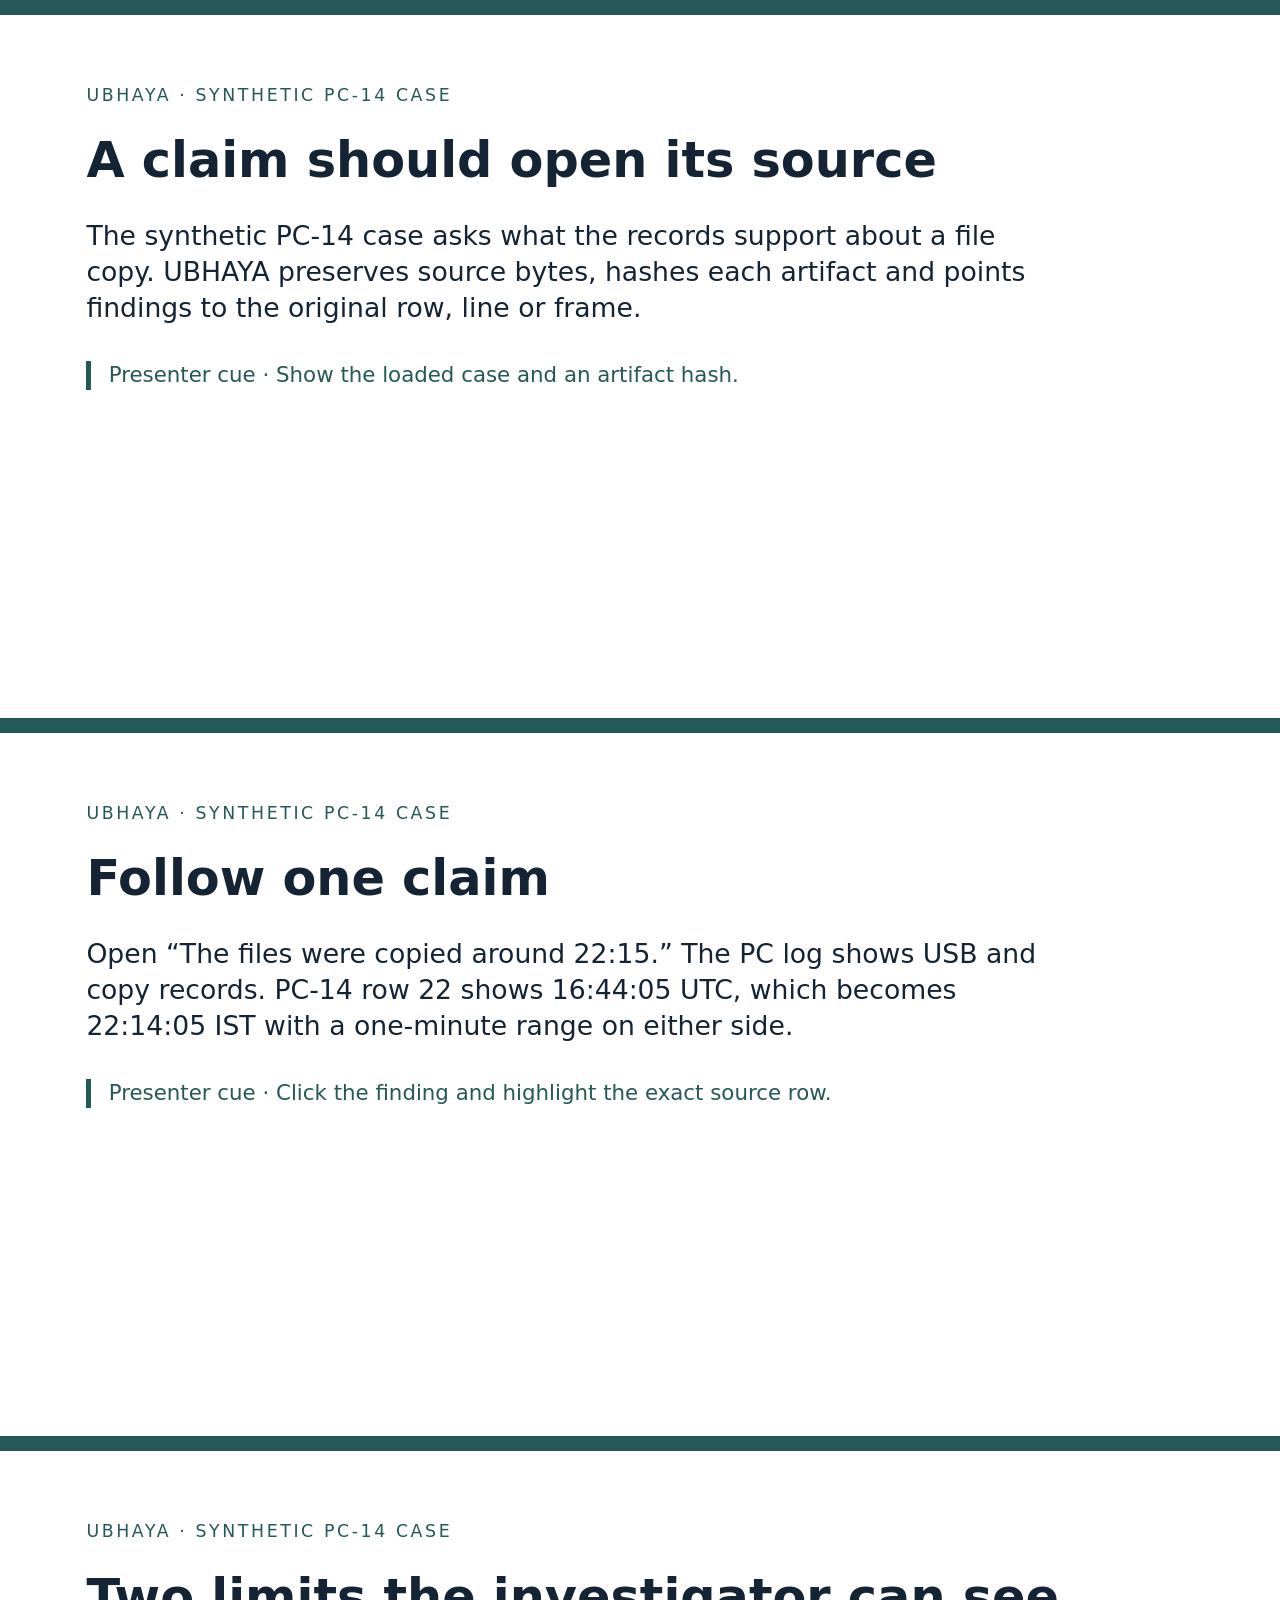
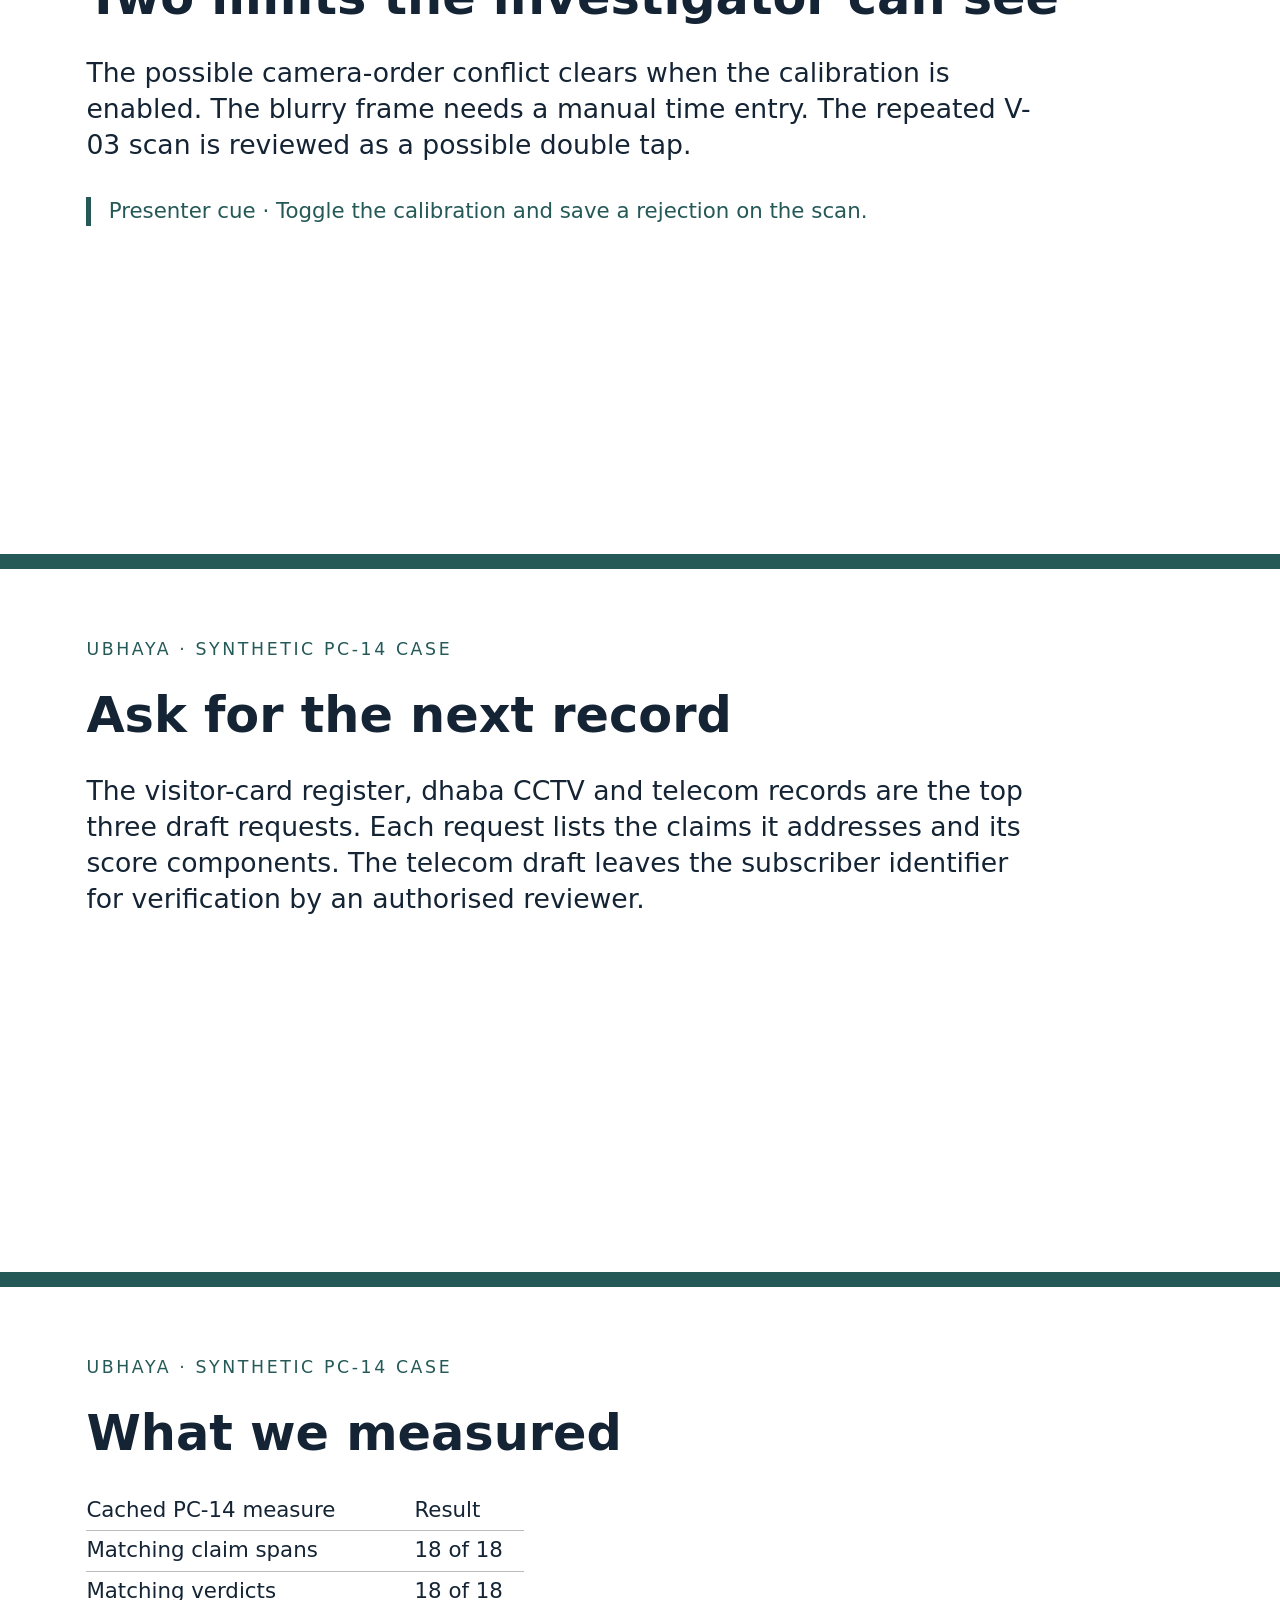
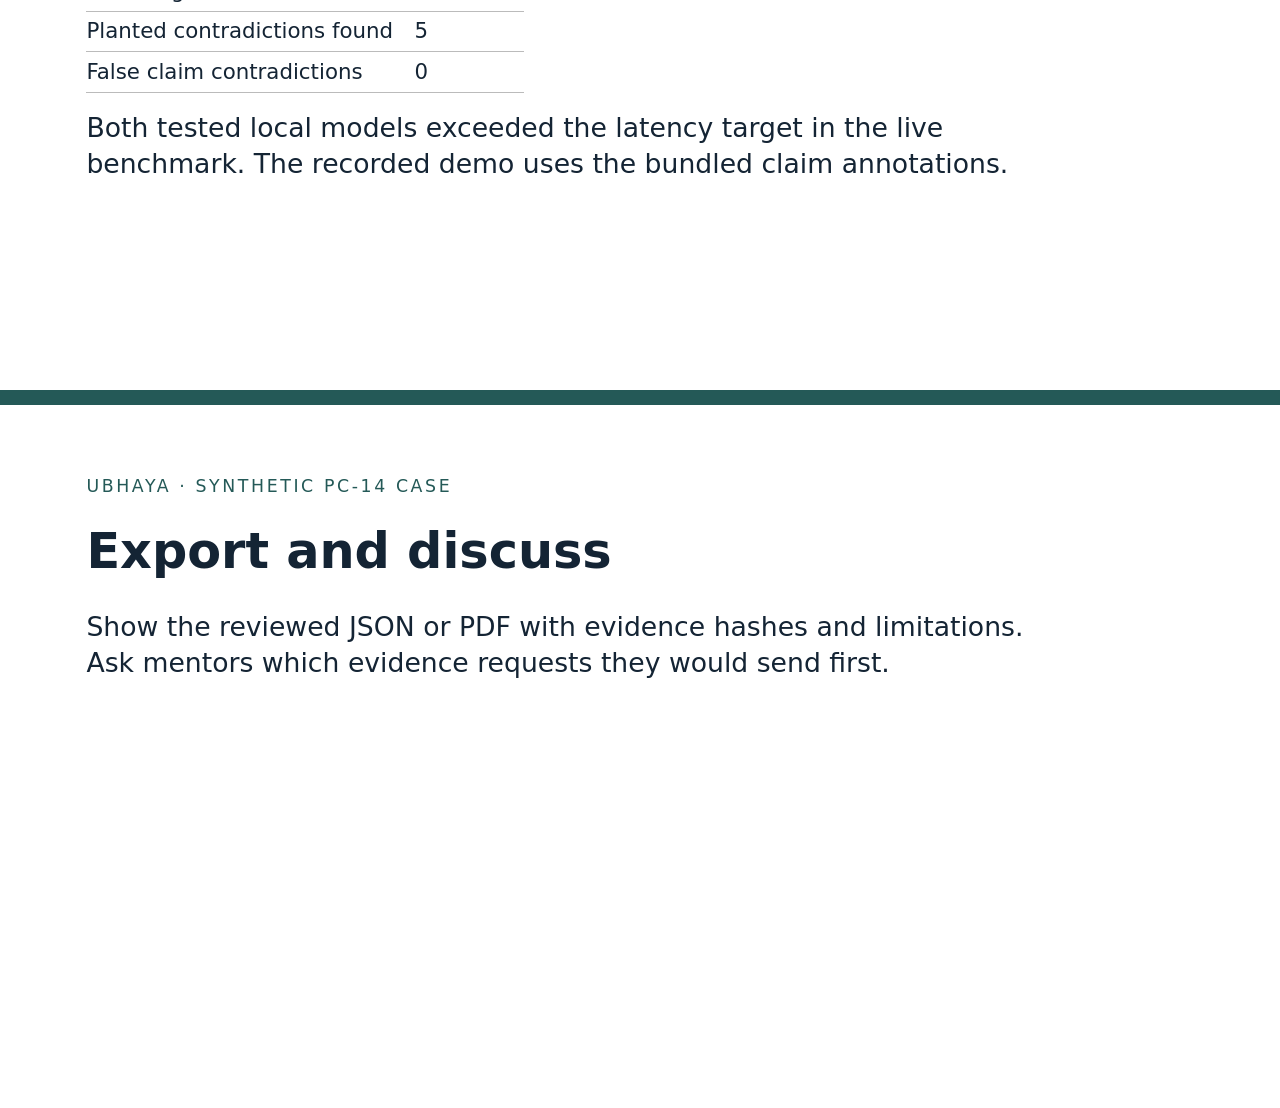
<file: docs/handoff/pitch-slides.html>
<!doctype html><html lang="en"><meta charset="utf-8"><title>UBHAYA pitch</title>
<style>
@page{size:13.333in 7.5in;margin:0}
*{box-sizing:border-box}body{margin:0;background:white;color:#142434;font:20pt/1.35 "DejaVu Sans",sans-serif}
section{break-after:page;min-height:7.48in;padding:.72in .9in;border-top:.16in solid #245957}
section:last-child{break-after:auto}header{font-size:13pt;letter-spacing:.15em;color:#245957}
h1{font-size:37pt;line-height:1.1;margin:.27in 0 .32in}p{margin:.18in 0;max-width:10in}
.cue{margin-top:.36in;border-left:4pt solid #245957;padding-left:.18in;font-size:16pt;color:#245957}
table{border-collapse:collapse;font-size:16pt}td{padding:4pt 16pt 4pt 0;border-bottom:1px solid #bbb}
</style>
<section><header>UBHAYA · SYNTHETIC PC-14 CASE</header><h1>A claim should open its source</h1>
<p>The synthetic PC-14 case asks what the records support about a file copy. UBHAYA preserves source bytes, hashes each artifact and points findings to the original row, line or frame.</p>
<p class="cue">Presenter cue · Show the loaded case and an artifact hash.</p>
</section>
<section><header>UBHAYA · SYNTHETIC PC-14 CASE</header><h1>Follow one claim</h1>
<p>Open “The files were copied around 22:15.” The PC log shows USB and copy records. PC-14 row 22 shows 16:44:05 UTC, which becomes 22:14:05 IST with a one-minute range on either side.</p>
<p class="cue">Presenter cue · Click the finding and highlight the exact source row.</p>
</section>
<section><header>UBHAYA · SYNTHETIC PC-14 CASE</header><h1>Two limits the investigator can see</h1>
<p>The possible camera-order conflict clears when the calibration is enabled. The blurry frame needs a manual time entry. The repeated V-03 scan is reviewed as a possible double tap.</p>
<p class="cue">Presenter cue · Toggle the calibration and save a rejection on the scan.</p>
</section>
<section><header>UBHAYA · SYNTHETIC PC-14 CASE</header><h1>Ask for the next record</h1>
<p>The visitor-card register, dhaba CCTV and telecom records are the top three draft requests. Each request lists the claims it addresses and its score components. The telecom draft leaves the subscriber identifier for verification by an authorised reviewer.</p>
</section>
<section><header>UBHAYA · SYNTHETIC PC-14 CASE</header><h1>What we measured</h1>
<table><tr><td>Cached PC-14 measure</td><td>Result</td></tr><tr><td>Matching claim spans</td><td>18 of 18</td></tr><tr><td>Matching verdicts</td><td>18 of 18</td></tr><tr><td>Planted contradictions found</td><td>5</td></tr><tr><td>False claim contradictions</td><td>0</td></tr></table>
<p>Both tested local models exceeded the latency target in the live benchmark. The recorded demo uses the bundled claim annotations.</p>
</section>
<section><header>UBHAYA · SYNTHETIC PC-14 CASE</header><h1>Export and discuss</h1>
<p>Show the reviewed JSON or PDF with evidence hashes and limitations. Ask mentors which evidence requests they would send first.</p>
</section>
</file>
